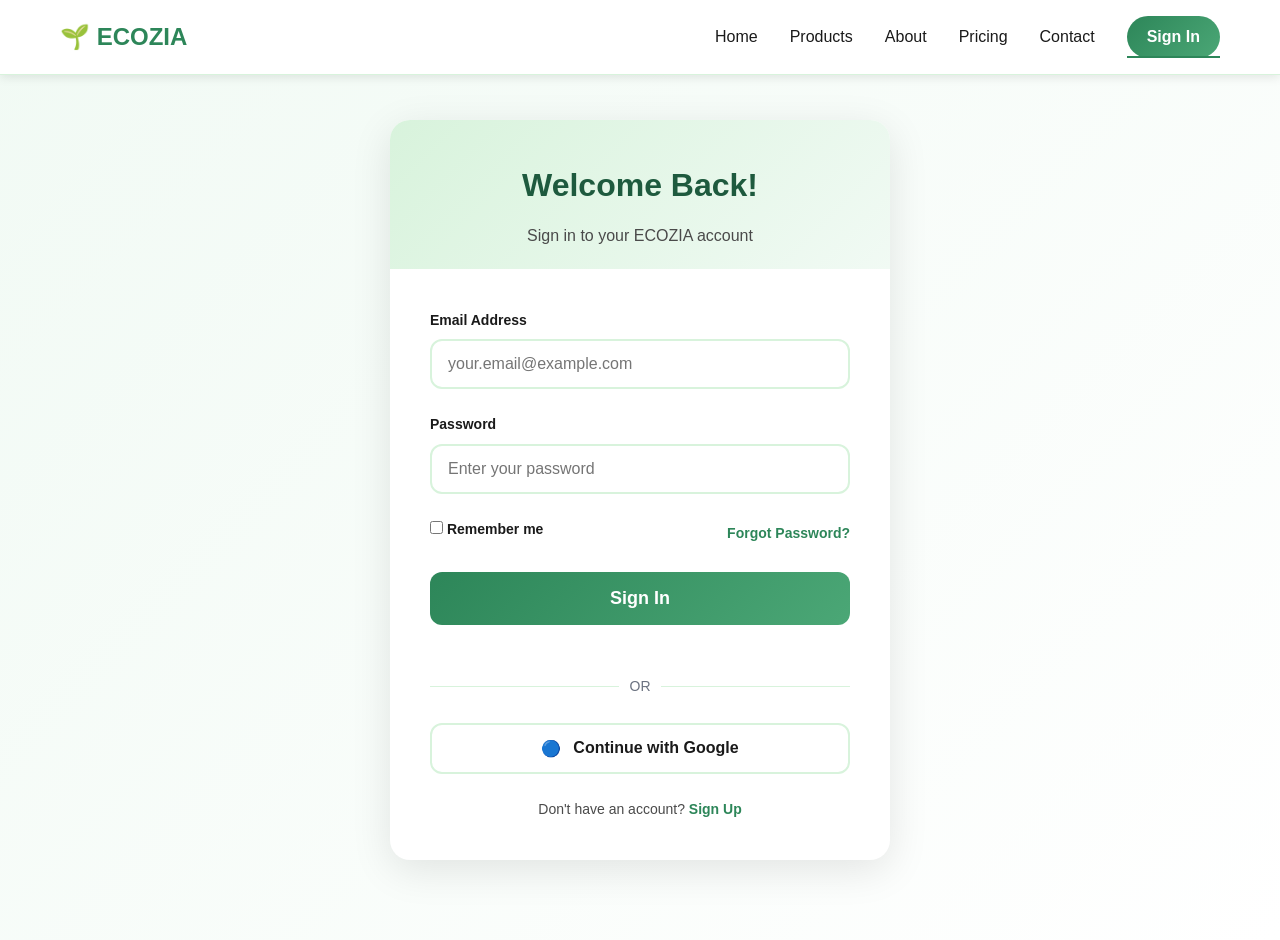
<file: Ecozia/profile.html>
<!DOCTYPE html>
<html lang="en">
<head>
  <meta charset="UTF-8" />
  <meta name="viewport" content="width=device-width, initial-scale=1.0" />
  <meta name="description" content="ECOZIA Profile Settings - Manage your account">
  <title>Profile Settings - ECOZIA</title>
  <link rel="stylesheet" href="style.css" />
  <script defer src="script.js"></script>
</head>

<body>
  <!-- Navigation -->
  <header class="navbar">
    <div class="container">
      <div class="nav-brand">
        <a href="index.html"><h1>🌱 ECOZIA</h1></a>
      </div>
      <nav class="nav-menu">
        <a href="index.html#home">Home</a>
        <a href="products.html">Products</a>
        <a href="index.html#about">About</a>
        <a href="index.html#pricing">Pricing</a>
        <a href="index.html#contact">Contact</a>
        <a href="profile.html" class="signin-link active">Profile</a>
        <a href="#" onclick="logout(); return false;">Logout</a>
      </nav>
      <button class="mobile-menu-toggle" aria-label="Toggle menu">
        <span></span>
        <span></span>
        <span></span>
      </button>
    </div>
  </header>

  <!-- Profile Section -->
  <section class="profile-section">
    <div class="container">
      <div class="profile-container">
        <!-- Profile Sidebar -->
        <div class="profile-sidebar">
          <div class="profile-avatar">
            <div class="avatar-circle">
              <span id="avatarInitials">JD</span>
            </div>
            <h2 id="userName">John Doe</h2>
            <p id="userEmail">john.doe@example.com</p>
          </div>

          <nav class="profile-nav">
            <a href="#personal" class="profile-nav-link active" onclick="showSection('personal'); return false;">
              <span>👤</span> Personal Info
            </a>
            <a href="#orders" class="profile-nav-link" onclick="showSection('orders'); return false;">
              <span>📦</span> My Orders
            </a>
            <a href="#subscriptions" class="profile-nav-link" onclick="showSection('subscriptions'); return false;">
              <span>🔄</span> Subscriptions
            </a>
            <a href="#address" class="profile-nav-link" onclick="showSection('address'); return false;">
              <span>📍</span> Delivery Address
            </a>
            <a href="#settings" class="profile-nav-link" onclick="showSection('settings'); return false;">
              <span>⚙️</span> Account Settings
            </a>
          </nav>
        </div>

        <!-- Profile Content -->
        <div class="profile-content">
          <!-- Personal Info Section -->
          <div class="profile-section-content active" id="personal-section">
            <h2>Personal Information</h2>
            <form class="profile-form" id="personalForm" onsubmit="updatePersonalInfo(event)">
              <div class="form-row">
                <div class="form-group">
                  <label for="profile-name">Full Name</label>
                  <input type="text" id="profile-name" name="name" required>
                </div>
                <div class="form-group">
                  <label for="profile-email">Email Address</label>
                  <input type="email" id="profile-email" name="email" required>
                </div>
              </div>
              <div class="form-row">
                <div class="form-group">
                  <label for="profile-phone">Phone Number</label>
                  <input type="tel" id="profile-phone" name="phone">
                </div>
                <div class="form-group">
                  <label for="profile-dob">Date of Birth</label>
                  <input type="date" id="profile-dob" name="dob">
                </div>
              </div>
              <button type="submit" class="btn-save">Save Changes</button>
            </form>
          </div>

          <!-- Orders Section -->
          <div class="profile-section-content" id="orders-section">
            <h2>My Orders</h2>
            <div class="orders-list" id="ordersList">
              <p class="no-orders">You haven't placed any orders yet.</p>
            </div>
          </div>

          <!-- Subscriptions Section -->
          <div class="profile-section-content" id="subscriptions-section">
            <h2>Active Subscriptions</h2>
            <div class="subscriptions-list" id="subscriptionsList">
              <p class="no-subscriptions">You don't have any active subscriptions.</p>
            </div>
          </div>

          <!-- Address Section -->
          <div class="profile-section-content" id="address-section">
            <h2>Delivery Address</h2>
            <form class="profile-form" id="addressForm" onsubmit="updateAddress(event)">
              <div class="form-group">
                <label for="address-line1">Address Line 1</label>
                <input type="text" id="address-line1" name="line1" required>
              </div>
              <div class="form-group">
                <label for="address-line2">Address Line 2</label>
                <input type="text" id="address-line2" name="line2">
              </div>
              <div class="form-row">
                <div class="form-group">
                  <label for="address-city">City</label>
                  <input type="text" id="address-city" name="city" required>
                </div>
                <div class="form-group">
                  <label for="address-postal">Postal Code</label>
                  <input type="text" id="address-postal" name="postal" required>
                </div>
              </div>
              <button type="submit" class="btn-save">Save Address</button>
            </form>
          </div>

          <!-- Settings Section -->
          <div class="profile-section-content" id="settings-section">
            <h2>Account Settings</h2>
            <div class="settings-list">
              <div class="setting-item">
                <div>
                  <h4>Email Notifications</h4>
                  <p>Receive updates about your orders and subscriptions</p>
                </div>
                <label class="toggle-switch">
                  <input type="checkbox" checked>
                  <span class="slider"></span>
                </label>
              </div>
              <div class="setting-item">
                <div>
                  <h4>SMS Notifications</h4>
                  <p>Get delivery updates via SMS</p>
                </div>
                <label class="toggle-switch">
                  <input type="checkbox">
                  <span class="slider"></span>
                </label>
              </div>
              <div class="setting-item">
                <div>
                  <h4>Marketing Emails</h4>
                  <p>Receive offers and promotions</p>
                </div>
                <label class="toggle-switch">
                  <input type="checkbox" checked>
                  <span class="slider"></span>
                </label>
              </div>
            </div>
            <div class="danger-zone">
              <h3>Danger Zone</h3>
              <button class="btn-danger" onclick="deleteAccount()">Delete Account</button>
            </div>
          </div>
        </div>
      </div>
    </div>
  </section>

  <script>
    // Check authentication
    const user = localStorage.getItem('ecozia_user');
    if (!user) {
      window.location.href = 'signin.html';
    }

    const userData = JSON.parse(user);
    
    // Load user data
    function loadUserData() {
      if (userData.name) {
        const names = userData.name.split(' ');
        const initials = names.map(n => n[0]).join('').toUpperCase();
        document.getElementById('avatarInitials').textContent = initials;
        document.getElementById('userName').textContent = userData.name;
        document.getElementById('profile-name').value = userData.name;
      }
      if (userData.email) {
        document.getElementById('userEmail').textContent = userData.email;
        document.getElementById('profile-email').value = userData.email;
      }
      if (userData.phone) {
        document.getElementById('profile-phone').value = userData.phone;
      }
      if (userData.address) {
        document.getElementById('address-line1').value = userData.address.line1 || '';
        document.getElementById('address-line2').value = userData.address.line2 || '';
        document.getElementById('address-city').value = userData.address.city || '';
        document.getElementById('address-postal').value = userData.address.postal || '';
      }
    }

    function showSection(section) {
      // Hide all sections
      document.querySelectorAll('.profile-section-content').forEach(s => {
        s.classList.remove('active');
      });
      
      // Remove active class from nav
      document.querySelectorAll('.profile-nav-link').forEach(l => {
        l.classList.remove('active');
      });
      
      // Show selected section
      document.getElementById(section + '-section').classList.add('active');
      
      // Add active class to nav
      event.target.closest('.profile-nav-link').classList.add('active');
    }

    function updatePersonalInfo(event) {
      event.preventDefault();
      const formData = new FormData(event.target);
      const data = Object.fromEntries(formData);
      
      userData.name = data.name;
      userData.email = data.email;
      userData.phone = data.phone;
      userData.dob = data.dob;
      
      localStorage.setItem('ecozia_user', JSON.stringify(userData));
      
      // Update display
      const names = data.name.split(' ');
      const initials = names.map(n => n[0]).join('').toUpperCase();
      document.getElementById('avatarInitials').textContent = initials;
      document.getElementById('userName').textContent = data.name;
      document.getElementById('userEmail').textContent = data.email;
      
      alert('Personal information updated successfully!');
    }

    function updateAddress(event) {
      event.preventDefault();
      const formData = new FormData(event.target);
      const data = Object.fromEntries(formData);
      
      userData.address = {
        line1: data.line1,
        line2: data.line2,
        city: data.city,
        postal: data.postal
      };
      
      localStorage.setItem('ecozia_user', JSON.stringify(userData));
      alert('Address updated successfully!');
    }

    function logout() {
      if (confirm('Are you sure you want to logout?')) {
        userData.loggedIn = false;
        localStorage.setItem('ecozia_user', JSON.stringify(userData));
        window.location.href = 'signin.html';
      }
    }

    function deleteAccount() {
      if (confirm('Are you sure you want to delete your account? This action cannot be undone.')) {
        localStorage.removeItem('ecozia_user');
        window.location.href = 'index.html';
      }
    }

    // Initialize
    loadUserData();
  </script>
</body>
</html>
</file>
<file: Ecozia/style.css>
/* Reset & Base Styles */
* {
  margin: 0;
  padding: 0;
  box-sizing: border-box;
}

:root {
  --primary-green: #2d8659;
  --primary-green-dark: #1e5a3e;
  --primary-green-light: #4ba776;
  --accent-green: #52b788;
  --light-green: #d8f3dc;
  --lighter-green: #f1faf4;
  --text-dark: #1a1a1a;
  --text-gray: #4a4a4a;
  --text-light: #6b7280;
  --white: #ffffff;
  --shadow: rgba(0, 0, 0, 0.1);
  --shadow-hover: rgba(45, 134, 89, 0.2);
}

body {
  font-family: 'Segoe UI', Tahoma, Geneva, Verdana, sans-serif;
  background-color: var(--white);
  color: var(--text-dark);
  line-height: 1.6;
  overflow-x: hidden;
}

a {
  text-decoration: none;
  color: inherit;
  transition: color 0.3s ease;
}

.container {
  max-width: 1200px;
  margin: 0 auto;
  padding: 0 20px;
}

/* Navigation */
.navbar {
  position: fixed;
  top: 0;
  width: 100%;
  background: rgba(255, 255, 255, 0.95);
  backdrop-filter: blur(10px);
  z-index: 1000;
  transition: all 0.3s ease;
  border-bottom: 1px solid var(--light-green);
  box-shadow: 0 2px 10px var(--shadow);
}

.navbar.scrolled {
  background: rgba(255, 255, 255, 0.98);
  box-shadow: 0 4px 20px var(--shadow);
}

.navbar .container {
  display: flex;
  justify-content: space-between;
  align-items: center;
  padding: 16px 20px;
}

.nav-brand h1 {
  color: var(--primary-green);
  font-size: 24px;
  font-weight: 700;
  display: flex;
  align-items: center;
  gap: 8px;
}

.nav-menu {
  display: flex;
  gap: 32px;
}

.nav-menu a {
  color: var(--text-dark);
  font-weight: 500;
  padding: 8px 0;
  position: relative;
  transition: color 0.3s ease;
}

.nav-menu a::after {
  content: '';
  position: absolute;
  bottom: 0;
  left: 0;
  width: 0;
  height: 2px;
  background: var(--primary-green);
  transition: width 0.3s ease;
}

.nav-menu a:hover::after,
.nav-menu a.active::after {
  width: 100%;
}

.nav-menu a:hover,
.nav-menu a.active {
  color: var(--primary-green);
}

.nav-menu a:focus {
  outline: none;
}

.nav-menu a:focus-visible {
  outline: 2px solid var(--primary-green);
  outline-offset: 4px;
  border-radius: 4px;
}

.signin-link {
  background: linear-gradient(135deg, var(--primary-green), var(--primary-green-light));
  color: var(--white) !important;
  padding: 8px 20px !important;
  border-radius: 25px;
  font-weight: 600 !important;
}

.signin-link:hover {
  transform: translateY(-2px);
  box-shadow: 0 4px 12px var(--shadow-hover);
}

.cart-icon-link {
  position: relative;
  display: flex;
  align-items: center;
  gap: 5px;
}

.cart-count {
  background: var(--primary-green-dark);
  color: var(--white);
  border-radius: 50%;
  width: 20px;
  height: 20px;
  display: inline-flex;
  align-items: center;
  justify-content: center;
  font-size: 12px;
  font-weight: 600;
}

.mobile-menu-toggle {
  display: none;
  flex-direction: column;
  gap: 5px;
  background: none;
  border: none;
  cursor: pointer;
  padding: 5px;
}

.mobile-menu-toggle span {
  width: 25px;
  height: 3px;
  background: var(--primary-green);
  transition: all 0.3s ease;
}

/* Hero Section */
.hero {
  position: relative;
  height: 100vh;
  display: flex;
  align-items: center;
  justify-content: center;
  text-align: center;
  overflow: hidden;
  background: linear-gradient(135deg, var(--lighter-green), var(--light-green));
  padding-top: 80px;
}

.hero-overlay {
  position: absolute;
  top: 0;
  left: 0;
  width: 100%;
  height: 100%;
  background: url('https://images.unsplash.com/photo-1416879595882-3373a0480b5b?q=80&w=1200&auto=format&fit=crop') center/cover;
  opacity: 0.15;
  z-index: 1;
}

.hero-content {
  position: relative;
  z-index: 10;
  color: var(--text-dark);
  max-width: 900px;
  padding: 40px 20px;
}

.hero-title {
  font-size: clamp(32px, 6vw, 56px);
  font-weight: 800;
  margin-bottom: 24px;
  color: var(--primary-green-dark);
  animation: fadeInUp 1s ease;
  line-height: 1.2;
}

.hero-subtitle {
  font-size: clamp(16px, 3vw, 20px);
  margin-bottom: 40px;
  color: var(--text-gray);
  font-weight: 400;
  animation: fadeInUp 1s ease 0.2s both;
  max-width: 700px;
  margin-left: auto;
  margin-right: auto;
}

.hero-buttons {
  display: flex;
  gap: 20px;
  justify-content: center;
  flex-wrap: wrap;
  animation: fadeInUp 1s ease 0.4s both;
}

.btn-primary {
  background: linear-gradient(135deg, var(--primary-green), var(--primary-green-light));
  color: var(--white);
  border: none;
  padding: 16px 40px;
  font-size: 18px;
  font-weight: 600;
  border-radius: 50px;
  cursor: pointer;
  transition: all 0.3s ease;
  box-shadow: 0 4px 15px var(--shadow-hover);
}

.btn-primary:hover {
  transform: translateY(-2px);
  box-shadow: 0 6px 20px var(--shadow-hover);
}

.btn-secondary {
  background: transparent;
  color: var(--primary-green);
  border: 2px solid var(--primary-green);
  padding: 16px 40px;
  font-size: 18px;
  font-weight: 600;
  border-radius: 50px;
  cursor: pointer;
  transition: all 0.3s ease;
}

.btn-secondary:hover {
  background: var(--primary-green);
  color: var(--white);
  transform: translateY(-2px);
}

/* Scroll Indicator */
.scroll-indicator {
  position: absolute;
  bottom: 30px;
  left: 50%;
  transform: translateX(-50%);
  z-index: 10;
  animation: bounce 2s infinite;
}

.scroll-arrow {
  width: 20px;
  height: 20px;
  border-right: 3px solid var(--primary-green);
  border-bottom: 3px solid var(--primary-green);
  transform: rotate(45deg);
}

/* Section Header */
.section-header {
  text-align: center;
  margin-bottom: 60px;
}

.section-header h2 {
  font-size: clamp(28px, 5vw, 40px);
  margin-bottom: 16px;
  color: var(--primary-green-dark);
  font-weight: 700;
}

.section-header p {
  font-size: clamp(16px, 3vw, 18px);
  color: var(--text-light);
  max-width: 600px;
  margin: 0 auto;
}

/* Products Section */
.products {
  padding: 100px 0;
  background: var(--white);
}

.products-grid {
  display: grid;
  gap: 32px;
  grid-template-columns: repeat(auto-fit, minmax(300px, 1fr));
  max-width: 1200px;
  margin: 0 auto;
}

.product-card {
  background: var(--lighter-green);
  border: 2px solid var(--light-green);
  border-radius: 20px;
  padding: 40px 32px;
  text-align: center;
  transition: all 0.3s ease;
  position: relative;
  opacity: 0;
  transform: translateY(30px);
}

.product-card.animate {
  opacity: 1;
  transform: translateY(0);
}

.product-card:hover {
  transform: translateY(-10px);
  box-shadow: 0 15px 40px var(--shadow-hover);
  border-color: var(--primary-green);
}

.product-card.highlight {
  background: linear-gradient(135deg, var(--light-green), var(--lighter-green));
  border: 2px solid var(--primary-green);
  transform: scale(1.05);
}

.product-card.highlight:hover {
  transform: scale(1.05) translateY(-10px);
}

.product-icon {
  margin-bottom: 24px;
}

.product-icon .icon {
  font-size: 64px;
  display: inline-block;
}

.product-card h3 {
  font-size: 24px;
  margin-bottom: 16px;
  color: var(--primary-green-dark);
  font-weight: 700;
}

.product-card p {
  font-size: 16px;
  color: var(--text-gray);
  margin-bottom: 24px;
  line-height: 1.7;
}

.product-features {
  list-style: none;
  text-align: left;
  margin-top: 24px;
}

.product-features li {
  padding: 8px 0;
  color: var(--primary-green-dark);
  font-weight: 500;
}

/* Features Section */
.features {
  padding: 80px 0;
  background: linear-gradient(135deg, var(--lighter-green), var(--white));
}

.features-grid {
  display: grid;
  gap: 32px;
  grid-template-columns: repeat(3, 1fr);
  max-width: 1200px;
  margin: 0 auto;
}

@media (max-width: 992px) {
  .features-grid {
    grid-template-columns: repeat(2, 1fr);
  }
}

@media (max-width: 768px) {
  .features-grid {
    grid-template-columns: 1fr;
  }
}

.feature-item {
  text-align: center;
  padding: 32px 24px;
  background: var(--white);
  border-radius: 16px;
  transition: all 0.3s ease;
  box-shadow: 0 4px 15px var(--shadow);
}

.feature-item:hover {
  transform: translateY(-5px);
  box-shadow: 0 8px 25px var(--shadow-hover);
}

.feature-icon {
  font-size: 48px;
  margin-bottom: 16px;
}

.feature-item h4 {
  font-size: 20px;
  margin-bottom: 12px;
  color: var(--primary-green-dark);
  font-weight: 700;
}

.feature-item p {
  font-size: 15px;
  color: var(--text-gray);
}

/* About Section */
.about {
  padding: 100px 0;
  background: var(--white);
}

.about-content {
  display: grid;
  grid-template-columns: 1.2fr 1fr;
  gap: 60px;
  align-items: start;
}

.about-text h3 {
  font-size: 28px;
  margin-bottom: 16px;
  margin-top: 32px;
  color: var(--primary-green-dark);
  font-weight: 700;
}

.about-text h3:first-child {
  margin-top: 0;
}

.about-text p {
  font-size: 16px;
  color: var(--text-gray);
  margin-bottom: 24px;
  line-height: 1.8;
}

.sustainability-features {
  display: grid;
  gap: 24px;
  margin-top: 32px;
}

.sustainability-item {
  display: flex;
  gap: 20px;
  align-items: start;
  padding: 24px;
  background: var(--lighter-green);
  border-radius: 12px;
  border: 1px solid var(--light-green);
}

.sustainability-icon {
  font-size: 36px;
  flex-shrink: 0;
}

.sustainability-item h4 {
  font-size: 18px;
  margin-bottom: 8px;
  color: var(--primary-green-dark);
  font-weight: 700;
}

.sustainability-item p {
  font-size: 15px;
  color: var(--text-gray);
  margin: 0;
}

.about-image {
  position: sticky;
  top: 100px;
}

.image-placeholder {
  background: linear-gradient(135deg, var(--light-green), var(--lighter-green));
  border-radius: 20px;
  padding: 80px 40px;
  text-align: center;
  box-shadow: 0 10px 30px var(--shadow);
}

.placeholder-icon {
  font-size: 80px;
  display: block;
  margin-bottom: 16px;
}

.image-placeholder p {
  font-size: 20px;
  color: var(--primary-green-dark);
  font-weight: 600;
}

/* Pricing Section */
.pricing {
  padding: 100px 0;
  background: linear-gradient(135deg, var(--lighter-green), var(--white));
}

.pricing-grid {
  display: grid;
  gap: 32px;
  grid-template-columns: repeat(auto-fit, minmax(300px, 1fr));
  max-width: 1200px;
  margin: 0 auto 60px;
}

.pricing-card {
  background: var(--white);
  border: 2px solid var(--light-green);
  border-radius: 20px;
  padding: 40px 32px;
  text-align: center;
  transition: all 0.3s ease;
  position: relative;
  opacity: 0;
  transform: translateY(30px);
}

.pricing-card.animate {
  opacity: 1;
  transform: translateY(0);
}

.pricing-card:hover {
  transform: translateY(-10px);
  box-shadow: 0 15px 40px var(--shadow-hover);
}

.pricing-card.featured {
  border: 3px solid var(--primary-green);
  transform: scale(1.05);
  background: linear-gradient(135deg, var(--lighter-green), var(--white));
}

.pricing-card.featured:hover {
  transform: scale(1.05) translateY(-10px);
}

.popular-badge {
  position: absolute;
  top: -15px;
  left: 50%;
  transform: translateX(-50%);
  background: linear-gradient(135deg, var(--primary-green), var(--primary-green-light));
  color: var(--white);
  padding: 8px 24px;
  border-radius: 20px;
  font-size: 14px;
  font-weight: 600;
}

.pricing-header h3 {
  font-size: 24px;
  margin-bottom: 24px;
  color: var(--primary-green-dark);
  font-weight: 700;
}

.price {
  margin-bottom: 32px;
}

.price .currency {
  font-size: 20px;
  color: var(--text-gray);
  vertical-align: top;
}

.price .amount {
  font-size: 48px;
  font-weight: 800;
  color: var(--primary-green);
  line-height: 1;
}

.price .period {
  font-size: 18px;
  color: var(--text-light);
  margin-left: 4px;
}

.pricing-features {
  list-style: none;
  text-align: left;
  margin-bottom: 32px;
  min-height: 200px;
}

.pricing-features li {
  padding: 12px 0;
  color: var(--text-gray);
  font-size: 16px;
  border-bottom: 1px solid var(--light-green);
}

.pricing-features li:last-child {
  border-bottom: none;
}

.btn-pricing {
  width: 100%;
  background: var(--primary-green);
  color: var(--white);
  border: none;
  padding: 16px 32px;
  font-size: 18px;
  font-weight: 600;
  border-radius: 50px;
  cursor: pointer;
  transition: all 0.3s ease;
}

.btn-pricing:hover {
  background: var(--primary-green-dark);
  transform: translateY(-2px);
  box-shadow: 0 6px 20px var(--shadow-hover);
}

.btn-featured {
  background: linear-gradient(135deg, var(--primary-green), var(--primary-green-light));
}

.wellness-box {
  background: linear-gradient(135deg, var(--light-green), var(--lighter-green));
  border: 2px solid var(--primary-green);
  border-radius: 20px;
  padding: 48px 32px;
  max-width: 1200px;
  margin: 0 auto;
  overflow: hidden;
}

.wellness-content {
  display: grid;
  grid-template-columns: 1fr 1.2fr;
  gap: 40px;
  align-items: center;
}

.wellness-image {
  border-radius: 16px;
  overflow: hidden;
  box-shadow: 0 10px 30px var(--shadow);
}

.wellness-image img {
  width: 100%;
  height: 100%;
  object-fit: cover;
  display: block;
}

.wellness-text {
  text-align: left;
}

.wellness-text h3 {
  text-align: left;
}

.wellness-detail {
  margin: 16px 0 24px;
  font-size: 15px;
  line-height: 1.7;
  color: var(--text-gray);
}

.wellness-features {
  display: flex;
  flex-direction: column;
  gap: 16px;
  margin: 24px 0;
}

.wellness-feature-item {
  display: flex;
  gap: 16px;
  align-items: start;
}

.wellness-feature-icon {
  font-size: 32px;
  flex-shrink: 0;
}

.wellness-feature-item h4 {
  font-size: 18px;
  margin-bottom: 4px;
  color: var(--primary-green-dark);
  font-weight: 700;
}

.wellness-feature-item p {
  font-size: 14px;
  color: var(--text-gray);
  margin: 0;
}

.wellness-box h3 {
  font-size: 28px;
  margin-bottom: 16px;
  color: var(--primary-green-dark);
  font-weight: 700;
}

.wellness-box p {
  font-size: 18px;
  color: var(--text-gray);
  margin-bottom: 24px;
}

.wellness-plans {
  display: flex;
  gap: 16px;
  justify-content: center;
  flex-wrap: wrap;
  margin-bottom: 32px;
}

.wellness-tag {
  background: var(--white);
  color: var(--primary-green);
  padding: 10px 20px;
  border-radius: 25px;
  font-weight: 600;
  border: 2px solid var(--primary-green);
}

.btn-wellness {
  background: var(--primary-green);
  color: var(--white);
  border: none;
  padding: 16px 40px;
  font-size: 18px;
  font-weight: 600;
  border-radius: 50px;
  cursor: pointer;
  transition: all 0.3s ease;
}

.btn-wellness:hover {
  background: var(--primary-green-dark);
  transform: translateY(-2px);
  box-shadow: 0 6px 20px var(--shadow-hover);
}

/* Contact Section */
.contact {
  padding: 100px 0;
  background: var(--white);
}

.contact-content {
  display: grid;
  grid-template-columns: 1fr 1.2fr;
  gap: 60px;
  max-width: 1200px;
  margin: 0 auto;
}

.contact-info {
  display: flex;
  flex-direction: column;
  gap: 32px;
}

.contact-item {
  display: flex;
  gap: 24px;
  align-items: start;
}

.contact-icon {
  font-size: 36px;
  flex-shrink: 0;
}

.contact-item h4 {
  font-size: 18px;
  margin-bottom: 8px;
  color: var(--primary-green-dark);
  font-weight: 700;
}

.contact-item a {
  color: var(--primary-green);
  font-size: 16px;
  transition: color 0.3s ease;
}

.contact-item a:hover {
  color: var(--primary-green-dark);
  text-decoration: underline;
}

.contact-item p {
  color: var(--text-gray);
  font-size: 16px;
  margin: 0;
  line-height: 1.6;
}

.contact-form {
  background: var(--lighter-green);
  padding: 40px;
  border-radius: 20px;
  border: 1px solid var(--light-green);
}

.form-group {
  margin-bottom: 24px;
}

.form-group input,
.form-group textarea {
  width: 100%;
  padding: 16px;
  border: 2px solid var(--light-green);
  border-radius: 12px;
  font-size: 16px;
  font-family: inherit;
  transition: all 0.3s ease;
  background: var(--white);
}

.form-group input:focus,
.form-group textarea:focus {
  outline: none;
  border-color: var(--primary-green);
  box-shadow: 0 0 0 3px rgba(45, 134, 89, 0.1);
}

.form-group textarea {
  resize: vertical;
  min-height: 120px;
}

.btn-submit {
  width: 100%;
  background: linear-gradient(135deg, var(--primary-green), var(--primary-green-light));
  color: var(--white);
  border: none;
  padding: 16px 32px;
  font-size: 18px;
  font-weight: 600;
  border-radius: 50px;
  cursor: pointer;
  transition: all 0.3s ease;
}

.btn-submit:hover {
  transform: translateY(-2px);
  box-shadow: 0 6px 20px var(--shadow-hover);
}

/* Footer */
.footer {
  background: linear-gradient(135deg, var(--primary-green-dark), var(--primary-green));
  color: var(--white);
  padding: 60px 0 30px;
}

.footer-content {
  display: grid;
  gap: 40px;
  grid-template-columns: repeat(auto-fit, minmax(250px, 1fr));
  margin-bottom: 40px;
}

.footer-brand h2 {
  font-size: 28px;
  margin-bottom: 16px;
  display: flex;
  align-items: center;
  gap: 8px;
}

.footer-brand p {
  font-size: 16px;
  margin-bottom: 8px;
  opacity: 0.9;
}

.footer-tagline {
  font-style: italic;
  opacity: 0.8;
}

.footer-links h4,
.footer-contact h4 {
  font-size: 18px;
  margin-bottom: 20px;
  font-weight: 700;
}

.footer-links ul {
  list-style: none;
}

.footer-links li {
  margin-bottom: 12px;
}

.footer-links a {
  color: var(--white);
  opacity: 0.9;
  transition: opacity 0.3s ease;
}

.footer-links a:hover {
  opacity: 1;
  text-decoration: underline;
}

.footer-contact p {
  margin-bottom: 12px;
  opacity: 0.9;
  font-size: 15px;
}

.footer-bottom {
  display: flex;
  justify-content: space-between;
  align-items: center;
  flex-wrap: wrap;
  border-top: 1px solid rgba(255, 255, 255, 0.2);
  padding-top: 30px;
  font-size: 14px;
  opacity: 0.8;
}

.footer-bottom p {
  margin: 8px 0;
}

.footer-bottom a {
  color: var(--white);
  text-decoration: underline;
}

/* Loading Overlay */
.loading-overlay {
  position: fixed;
  top: 0;
  left: 0;
  width: 100%;
  height: 100%;
  background: var(--white);
  display: flex;
  justify-content: center;
  align-items: center;
  z-index: 9999;
  transition: opacity 0.5s ease;
}

.loading-overlay.hidden {
  opacity: 0;
  pointer-events: none;
}

.loading-spinner {
  width: 50px;
  height: 50px;
  border: 4px solid var(--light-green);
  border-top: 4px solid var(--primary-green);
  border-radius: 50%;
  animation: spin 1s linear infinite;
}

/* Animations */
@keyframes fadeInUp {
  from {
    opacity: 0;
    transform: translateY(30px);
  }
  to {
    opacity: 1;
    transform: translateY(0);
  }
}

@keyframes bounce {
  0%, 20%, 50%, 80%, 100% {
    transform: translateX(-50%) translateY(0);
  }
  40% {
    transform: translateX(-50%) translateY(-10px);
  }
  60% {
    transform: translateX(-50%) translateY(-5px);
  }
}

@keyframes spin {
  0% { transform: rotate(0deg); }
  100% { transform: rotate(360deg); }
}

/* Responsive Design */
@media (max-width: 992px) {
  .about-content {
    grid-template-columns: 1fr;
  }

  .about-image {
    position: relative;
    top: 0;
  }

  .contact-content {
    grid-template-columns: 1fr;
  }
}

@media (max-width: 768px) {
  .nav-menu {
    position: fixed;
    top: 70px;
    left: -100%;
    width: 100%;
    height: calc(100vh - 70px);
    background: var(--white);
    flex-direction: column;
    padding: 40px 20px;
    transition: left 0.3s ease;
    box-shadow: 2px 0 10px var(--shadow);
  }

  .nav-menu.active {
    left: 0;
  }

  .mobile-menu-toggle {
    display: flex;
  }

  .mobile-menu-toggle.active span:nth-child(1) {
    transform: rotate(45deg) translate(8px, 8px);
  }

  .mobile-menu-toggle.active span:nth-child(2) {
    opacity: 0;
  }

  .mobile-menu-toggle.active span:nth-child(3) {
    transform: rotate(-45deg) translate(7px, -7px);
  }

  .hero {
    padding-top: 100px;
    min-height: 100vh;
  }

  .hero-buttons {
    flex-direction: column;
    align-items: stretch;
  }

  .btn-primary,
  .btn-secondary {
    width: 100%;
  }

  .products-grid,
  .pricing-grid {
    grid-template-columns: 1fr;
  }

  .pricing-card.featured {
    transform: scale(1);
  }

  .pricing-card.featured:hover {
    transform: translateY(-10px);
  }

  .contact-form {
    padding: 32px 24px;
  }

  .footer-bottom {
    flex-direction: column;
    text-align: center;
  }
}

@media (max-width: 480px) {
  .container {
    padding: 0 16px;
  }

  .hero-title {
    font-size: 28px;
  }

  .hero-subtitle {
    font-size: 16px;
  }

  .section-header h2 {
    font-size: 24px;
  }

  .product-card,
  .pricing-card {
    padding: 32px 24px;
  }

  .wellness-box {
    padding: 32px 24px;
  }

  .wellness-content {
    grid-template-columns: 1fr;
  }
}

/* Products Page Styles */
.products-hero {
  background: linear-gradient(135deg, var(--primary-green-dark), var(--primary-green));
  color: var(--white);
  padding: 120px 0 60px;
  text-align: center;
}

.products-hero h1 {
  font-size: clamp(32px, 5vw, 48px);
  margin-bottom: 16px;
  font-weight: 800;
}

.products-hero p {
  font-size: clamp(16px, 3vw, 20px);
  opacity: 0.9;
}

.products-filter {
  padding: 32px 0;
  background: var(--lighter-green);
  border-bottom: 1px solid var(--light-green);
}

.filter-buttons {
  display: flex;
  gap: 16px;
  justify-content: center;
  flex-wrap: wrap;
}

.filter-btn {
  background: var(--white);
  color: var(--text-dark);
  border: 2px solid var(--light-green);
  padding: 12px 24px;
  border-radius: 25px;
  font-weight: 600;
  cursor: pointer;
  transition: all 0.3s ease;
}

.filter-btn:hover,
.filter-btn.active {
  background: var(--primary-green);
  color: var(--white);
  border-color: var(--primary-green);
}

.products-section {
  padding: 60px 0;
  background: var(--white);
}

.products-listing {
  display: grid;
  gap: 32px;
  grid-template-columns: repeat(auto-fill, minmax(280px, 1fr));
  max-width: 1200px;
  margin: 0 auto;
}

.product-item {
  background: var(--lighter-green);
  border: 2px solid var(--light-green);
  border-radius: 16px;
  overflow: hidden;
  transition: all 0.3s ease;
}

.product-item:hover {
  transform: translateY(-8px);
  box-shadow: 0 12px 30px var(--shadow-hover);
  border-color: var(--primary-green);
}

.product-image {
  position: relative;
  width: 100%;
  height: 250px;
  overflow: hidden;
}

.product-image img {
  width: 100%;
  height: 100%;
  object-fit: cover;
  transition: transform 0.3s ease;
}

.product-item:hover .product-image img {
  transform: scale(1.1);
}

.product-overlay {
  position: absolute;
  top: 0;
  left: 0;
  width: 100%;
  height: 100%;
  background: rgba(0, 0, 0, 0.5);
  display: flex;
  align-items: center;
  justify-content: center;
  opacity: 0;
  transition: opacity 0.3s ease;
}

.product-item:hover .product-overlay {
  opacity: 1;
}

.btn-view {
  background: var(--white);
  color: var(--primary-green);
  border: none;
  padding: 12px 24px;
  border-radius: 25px;
  font-weight: 600;
  cursor: pointer;
  transition: all 0.3s ease;
}

.btn-view:hover {
  transform: scale(1.05);
}

.product-info {
  padding: 24px;
}

.product-info h3 {
  font-size: 20px;
  margin-bottom: 12px;
  color: var(--primary-green-dark);
  font-weight: 700;
}

.product-description {
  font-size: 14px;
  color: var(--text-gray);
  margin-bottom: 16px;
  line-height: 1.6;
}

.product-footer {
  display: flex;
  justify-content: space-between;
  align-items: center;
  gap: 16px;
}

.product-price {
  font-size: 24px;
  font-weight: 800;
  color: var(--primary-green);
}

.btn-add-cart {
  background: var(--primary-green);
  color: var(--white);
  border: none;
  padding: 12px 24px;
  border-radius: 25px;
  font-weight: 600;
  cursor: pointer;
  transition: all 0.3s ease;
  white-space: nowrap;
}

.btn-add-cart:hover {
  background: var(--primary-green-dark);
  transform: translateY(-2px);
  box-shadow: 0 4px 12px var(--shadow-hover);
}

/* Cart Sidebar */
.cart-sidebar {
  position: fixed;
  top: 0;
  right: -400px;
  width: 400px;
  height: 100vh;
  background: var(--white);
  box-shadow: -2px 0 20px var(--shadow);
  z-index: 10000;
  transition: right 0.3s ease;
  display: flex;
  flex-direction: column;
}

.cart-sidebar.active {
  right: 0;
}

.cart-overlay {
  position: fixed;
  top: 0;
  left: 0;
  width: 100%;
  height: 100%;
  background: rgba(0, 0, 0, 0.5);
  z-index: 9999;
  opacity: 0;
  pointer-events: none;
  transition: opacity 0.3s ease;
}

.cart-overlay.active {
  opacity: 1;
  pointer-events: all;
}

.cart-header {
  padding: 24px;
  border-bottom: 1px solid var(--light-green);
  display: flex;
  justify-content: space-between;
  align-items: center;
}

.cart-header h2 {
  font-size: 24px;
  color: var(--primary-green-dark);
  font-weight: 700;
}

.cart-close {
  background: none;
  border: none;
  font-size: 32px;
  color: var(--text-gray);
  cursor: pointer;
  width: 32px;
  height: 32px;
  display: flex;
  align-items: center;
  justify-content: center;
  border-radius: 50%;
  transition: all 0.3s ease;
}

.cart-close:hover {
  background: var(--lighter-green);
  color: var(--primary-green);
}

.cart-items {
  flex: 1;
  overflow-y: auto;
  padding: 24px;
}

.cart-item {
  display: flex;
  gap: 16px;
  padding: 16px 0;
  border-bottom: 1px solid var(--light-green);
}

.cart-item:last-child {
  border-bottom: none;
}

.cart-item-image {
  width: 80px;
  height: 80px;
  object-fit: cover;
  border-radius: 12px;
}

.cart-item-info {
  flex: 1;
}

.cart-item-info h4 {
  font-size: 16px;
  margin-bottom: 8px;
  color: var(--primary-green-dark);
  font-weight: 600;
}

.cart-item-controls {
  display: flex;
  gap: 12px;
  align-items: center;
  margin-top: 8px;
}

.qty-btn {
  width: 28px;
  height: 28px;
  border: 1px solid var(--light-green);
  background: var(--white);
  border-radius: 50%;
  cursor: pointer;
  display: flex;
  align-items: center;
  justify-content: center;
  font-weight: 600;
  color: var(--primary-green);
  transition: all 0.3s ease;
}

.qty-btn:hover {
  background: var(--primary-green);
  color: var(--white);
  border-color: var(--primary-green);
}

.qty-value {
  font-weight: 600;
  min-width: 24px;
  text-align: center;
}

.cart-remove {
  background: none;
  border: none;
  font-size: 24px;
  color: var(--text-gray);
  cursor: pointer;
  width: 32px;
  height: 32px;
  display: flex;
  align-items: center;
  justify-content: center;
  border-radius: 50%;
  transition: all 0.3s ease;
}

.cart-remove:hover {
  background: #fee;
  color: #c00;
}

.cart-footer {
  padding: 24px;
  border-top: 1px solid var(--light-green);
}

.cart-total {
  font-size: 24px;
  margin-bottom: 16px;
  color: var(--primary-green-dark);
}

.btn-checkout {
  width: 100%;
  background: linear-gradient(135deg, var(--primary-green), var(--primary-green-light));
  color: var(--white);
  border: none;
  padding: 16px;
  border-radius: 12px;
  font-size: 18px;
  font-weight: 600;
  cursor: pointer;
  transition: all 0.3s ease;
}

.btn-checkout:hover {
  transform: translateY(-2px);
  box-shadow: 0 6px 20px var(--shadow-hover);
}

/* Auth Page Styles */
.auth-section {
  padding: 120px 0 80px;
  background: linear-gradient(135deg, var(--lighter-green), var(--white));
  min-height: 100vh;
}

.auth-container {
  max-width: 500px;
  margin: 0 auto;
  background: var(--white);
  border-radius: 20px;
  box-shadow: 0 10px 40px var(--shadow);
  overflow: hidden;
}

.auth-header {
  padding: 40px 40px 20px;
  text-align: center;
  background: linear-gradient(135deg, var(--light-green), var(--lighter-green));
}

.auth-header h1 {
  font-size: 32px;
  margin-bottom: 12px;
  color: var(--primary-green-dark);
  font-weight: 700;
}

.auth-header p {
  font-size: 16px;
  color: var(--text-gray);
}

.auth-form {
  padding: 40px;
}

.auth-form .form-group {
  margin-bottom: 24px;
}

.auth-form label {
  display: block;
  margin-bottom: 8px;
  color: var(--text-dark);
  font-weight: 600;
  font-size: 14px;
}

.auth-form input {
  width: 100%;
  padding: 14px 16px;
  border: 2px solid var(--light-green);
  border-radius: 12px;
  font-size: 16px;
  font-family: inherit;
  transition: all 0.3s ease;
  background: var(--white);
}

.auth-form input:focus {
  outline: none;
  border-color: var(--primary-green);
  box-shadow: 0 0 0 3px rgba(45, 134, 89, 0.1);
}

.form-options {
  display: flex;
  justify-content: space-between;
  align-items: center;
  margin-bottom: 24px;
}

.checkbox-label {
  display: flex;
  align-items: center;
  gap: 8px;
  cursor: pointer;
  font-size: 14px;
}

.checkbox-label input[type="checkbox"] {
  width: auto;
}

.forgot-password {
  color: var(--primary-green);
  font-size: 14px;
  font-weight: 600;
}

.forgot-password:hover {
  text-decoration: underline;
}

.btn-auth {
  width: 100%;
  background: linear-gradient(135deg, var(--primary-green), var(--primary-green-light));
  color: var(--white);
  border: none;
  padding: 16px;
  border-radius: 12px;
  font-size: 18px;
  font-weight: 600;
  cursor: pointer;
  transition: all 0.3s ease;
  margin-bottom: 24px;
}

.btn-auth:hover {
  transform: translateY(-2px);
  box-shadow: 0 6px 20px var(--shadow-hover);
}

.auth-divider {
  text-align: center;
  margin: 24px 0;
  position: relative;
}

.auth-divider::before,
.auth-divider::after {
  content: '';
  position: absolute;
  top: 50%;
  width: 45%;
  height: 1px;
  background: var(--light-green);
}

.auth-divider::before {
  left: 0;
}

.auth-divider::after {
  right: 0;
}

.auth-divider span {
  background: var(--white);
  padding: 0 16px;
  color: var(--text-light);
  font-size: 14px;
}

.btn-google {
  width: 100%;
  background: var(--white);
  color: var(--text-dark);
  border: 2px solid var(--light-green);
  padding: 14px;
  border-radius: 12px;
  font-size: 16px;
  font-weight: 600;
  cursor: pointer;
  transition: all 0.3s ease;
  display: flex;
  align-items: center;
  justify-content: center;
  gap: 12px;
  margin-bottom: 24px;
}

.btn-google:hover {
  border-color: var(--primary-green);
  background: var(--lighter-green);
}

.auth-footer {
  text-align: center;
  font-size: 14px;
  color: var(--text-gray);
}

.auth-footer a {
  color: var(--primary-green);
  font-weight: 600;
}

.auth-footer a:hover {
  text-decoration: underline;
}

/* Profile Page Styles */
.profile-section {
  padding: 120px 0 80px;
  background: linear-gradient(135deg, var(--lighter-green), var(--white));
  min-height: 100vh;
}

.profile-container {
  display: grid;
  grid-template-columns: 280px 1fr;
  gap: 40px;
  max-width: 1200px;
  margin: 0 auto;
}

.profile-sidebar {
  background: var(--white);
  border-radius: 20px;
  padding: 32px;
  box-shadow: 0 4px 20px var(--shadow);
  height: fit-content;
  position: sticky;
  top: 100px;
}

.profile-avatar {
  text-align: center;
  padding-bottom: 32px;
  border-bottom: 1px solid var(--light-green);
  margin-bottom: 24px;
}

.avatar-circle {
  width: 100px;
  height: 100px;
  border-radius: 50%;
  background: linear-gradient(135deg, var(--primary-green), var(--primary-green-light));
  color: var(--white);
  display: flex;
  align-items: center;
  justify-content: center;
  font-size: 36px;
  font-weight: 800;
  margin: 0 auto 16px;
}

.profile-avatar h2 {
  font-size: 20px;
  margin-bottom: 8px;
  color: var(--primary-green-dark);
  font-weight: 700;
}

.profile-avatar p {
  font-size: 14px;
  color: var(--text-gray);
}

.profile-nav {
  display: flex;
  flex-direction: column;
  gap: 8px;
}

.profile-nav-link {
  padding: 12px 16px;
  border-radius: 12px;
  color: var(--text-dark);
  font-weight: 500;
  transition: all 0.3s ease;
  display: flex;
  align-items: center;
  gap: 12px;
}

.profile-nav-link:hover,
.profile-nav-link.active {
  background: var(--lighter-green);
  color: var(--primary-green);
}

.profile-content {
  background: var(--white);
  border-radius: 20px;
  padding: 40px;
  box-shadow: 0 4px 20px var(--shadow);
}

.profile-section-content {
  display: none;
}

.profile-section-content.active {
  display: block;
}

.profile-section-content h2 {
  font-size: 28px;
  margin-bottom: 32px;
  color: var(--primary-green-dark);
  font-weight: 700;
}

.profile-form {
  max-width: 600px;
}

.form-row {
  display: grid;
  grid-template-columns: 1fr 1fr;
  gap: 24px;
}

.btn-save {
  background: linear-gradient(135deg, var(--primary-green), var(--primary-green-light));
  color: var(--white);
  border: none;
  padding: 14px 32px;
  border-radius: 12px;
  font-size: 16px;
  font-weight: 600;
  cursor: pointer;
  transition: all 0.3s ease;
  margin-top: 24px;
}

.btn-save:hover {
  transform: translateY(-2px);
  box-shadow: 0 6px 20px var(--shadow-hover);
}

.settings-list {
  display: flex;
  flex-direction: column;
  gap: 24px;
  margin-bottom: 48px;
}

.setting-item {
  display: flex;
  justify-content: space-between;
  align-items: center;
  padding: 24px;
  background: var(--lighter-green);
  border-radius: 12px;
}

.setting-item h4 {
  font-size: 18px;
  margin-bottom: 4px;
  color: var(--primary-green-dark);
  font-weight: 700;
}

.setting-item p {
  font-size: 14px;
  color: var(--text-gray);
  margin: 0;
}

.toggle-switch {
  position: relative;
  display: inline-block;
  width: 50px;
  height: 26px;
}

.toggle-switch input {
  opacity: 0;
  width: 0;
  height: 0;
}

.slider {
  position: absolute;
  cursor: pointer;
  top: 0;
  left: 0;
  right: 0;
  bottom: 0;
  background-color: #ccc;
  transition: 0.4s;
  border-radius: 26px;
}

.slider:before {
  position: absolute;
  content: "";
  height: 20px;
  width: 20px;
  left: 3px;
  bottom: 3px;
  background-color: white;
  transition: 0.4s;
  border-radius: 50%;
}

.toggle-switch input:checked + .slider {
  background-color: var(--primary-green);
}

.toggle-switch input:checked + .slider:before {
  transform: translateX(24px);
}

.danger-zone {
  padding: 32px;
  background: #fee;
  border: 2px solid #fcc;
  border-radius: 12px;
}

.danger-zone h3 {
  font-size: 20px;
  margin-bottom: 16px;
  color: #c00;
  font-weight: 700;
}

.btn-danger {
  background: #c00;
  color: var(--white);
  border: none;
  padding: 12px 24px;
  border-radius: 12px;
  font-weight: 600;
  cursor: pointer;
  transition: all 0.3s ease;
}

.btn-danger:hover {
  background: #a00;
  transform: translateY(-2px);
}

/* Responsive adjustments for new pages */
@media (max-width: 992px) {
  .profile-container {
    grid-template-columns: 1fr;
  }

  .profile-sidebar {
    position: relative;
    top: 0;
  }

  .wellness-content {
    grid-template-columns: 1fr;
  }

  .cart-sidebar {
    width: 100%;
    right: -100%;
  }
}

@media (max-width: 768px) {
  .products-listing {
    grid-template-columns: repeat(auto-fill, minmax(200px, 1fr));
    gap: 20px;
  }

  .form-row {
    grid-template-columns: 1fr;
  }

  .product-footer {
    flex-direction: column;
    align-items: stretch;
  }

  .btn-add-cart {
    width: 100%;
  }
}
</file>
